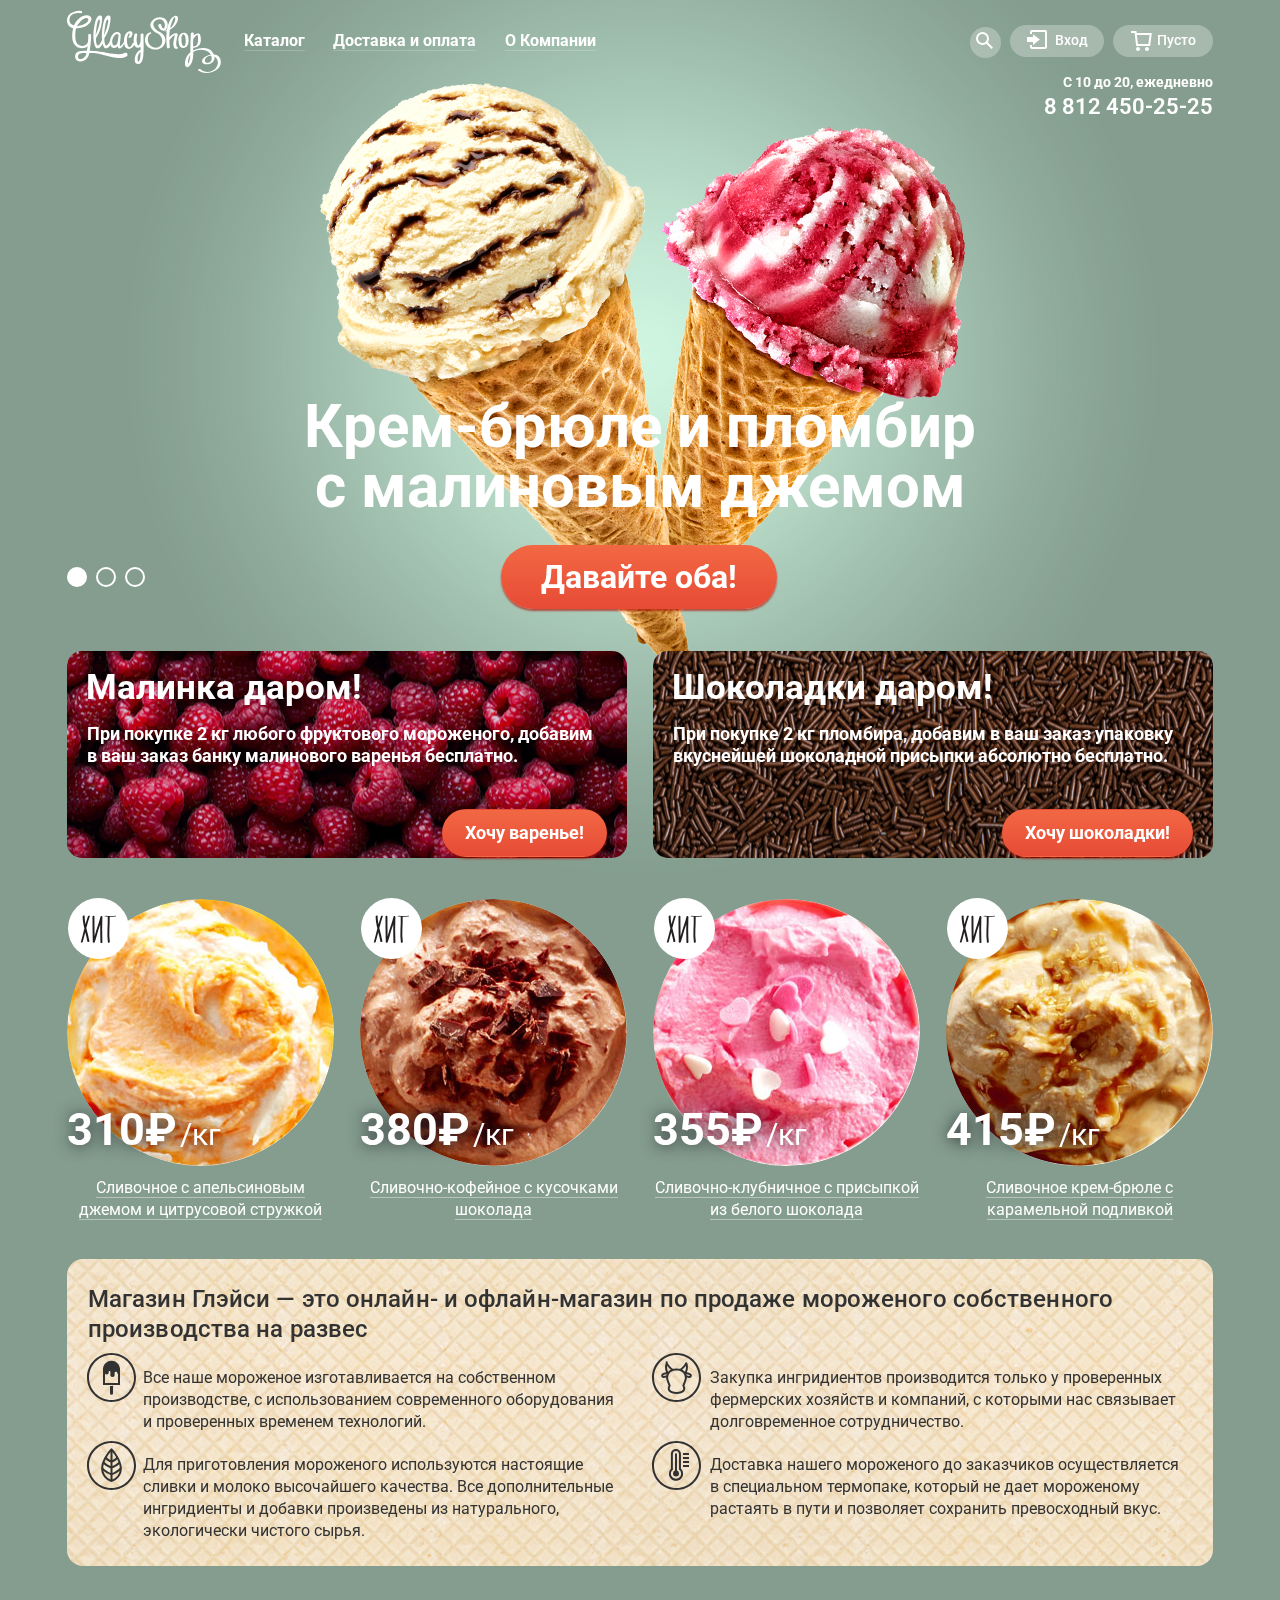
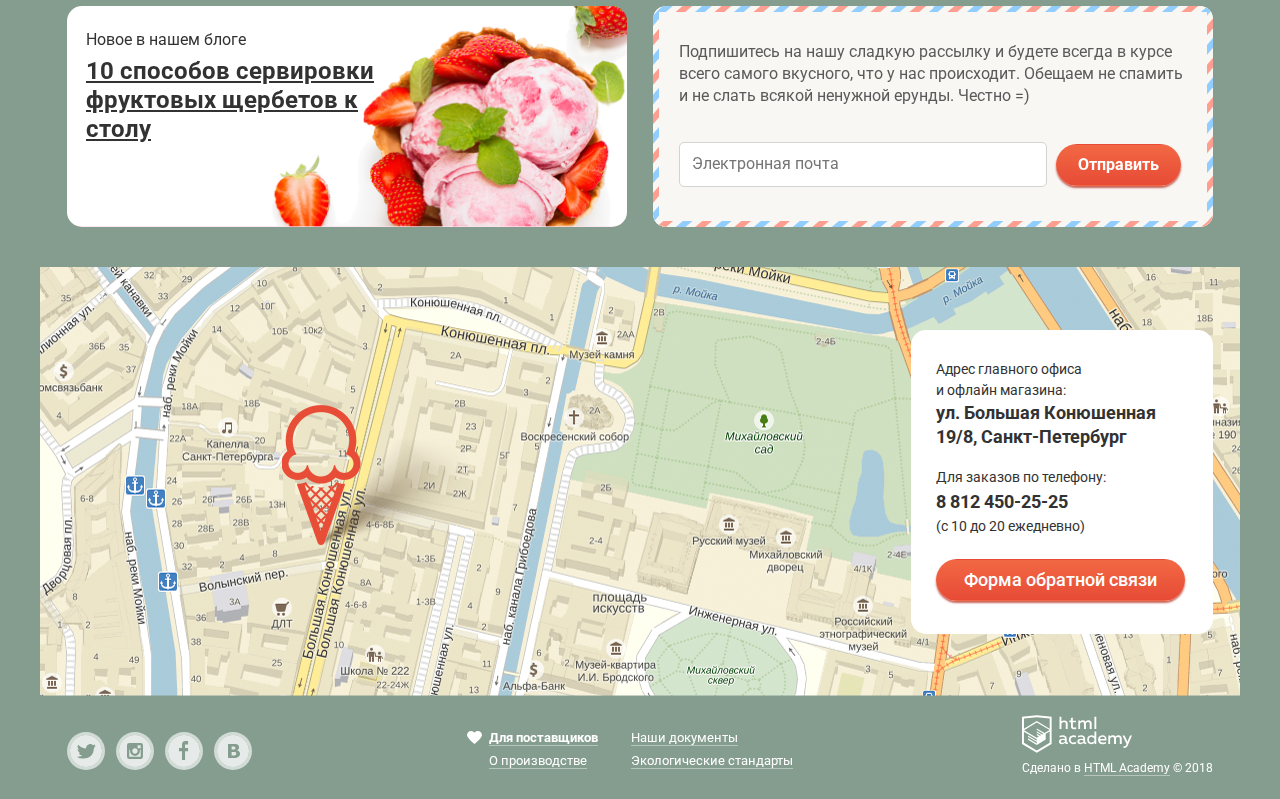
<file: index.html>
<!DOCTYPE html>
<html lang="ru">
<head>
	<meta charset="utf-8">
	<title>HTML Academy: Глейси</title>
	<link href="https://fonts.googleapis.com/css?family=Roboto:300,400,500,700,900&amp;subset=cyrillic" rel="stylesheet">
	<link href="css/style.min.css" rel="stylesheet">
</head>
<body>
	<header class="head wrapper">
		<nav class="h-navigation">
			<img src="img/svg/logo.svg" width="154" height="64" alt="логотип">
			<ul class="h-navigation-items list-style">
				<li class="top-menu-item">
					<a href="#" class="first-menu">Каталог</a>
					<ul class="sub-menu">
						<li tabindex="0">
							<a class="sub-menu-points new-items" href="#">Новинки</a>
						</li>
						<li tabindex="0">
							<a href="inner.html" class="sub-menu-points">Сливочное</a>
						</li>
						<li tabindex="0">
							<a href="#" class="sub-menu-points">Щербеты</a>
						</li>
						<li tabindex="0">
							<a href="#" class="sub-menu-points">Фруктовый лед</a>
						</li>
						<li tabindex="0">
							<a href="#" class="sub-menu-points">Мелорин</a>
						</li>
					</ul>
				</li>
				<li class="top-menu-item">
					<a href="#">Доставка и оплата</a>
				</li>
				<li class="top-menu-item">
					<a href="#">О Компании</a>
				</li>
			</ul>
		</nav>
		<div class="column-right">
			<ul class="user-block list-style">
				<li class="user-point search-button" tabindex="0">
					<span class="search-button-content">Поиск по сайту</span>
					<div class="search-wrapper">
						<form class="search" action="сatalog.html" method="post">
							<input type="text" name="search" class="search-input" placeholder="Что ищем?">
						</form>
					</div>
				</li>
				<li class="user-point entrance">
					<span class="entrance-content" tabindex="0">Вход</span>
					<div class="entrance-wrapper">
						<form class="authorization" action="сatalog.html" method="post">
							<input type="email" name="email" class="email-form" placeholder="Электронная почта" tabindex="0"><br>
							<input type="password" name="password" class="password" placeholder="Пароль" tabindex="0">
							<div class="entrance-form">
								<button class="btn" type="submit" value="Войти" tabindex="0">Войти</button>
								<div class="helper">
									<a href="#" class="forgotten" tabindex="0">Забыли пароль?</a>
									<a href="#" class="registration" tabindex="0">Новая регистрация</a>
								</div>
							</div>
						</form>
					</div>
				</li>
				<li class="basket" tabindex="0">
					<span class="basket-main">Пусто</span>
				</li>
			</ul>
			<div class="working-info">
				<p class="working-info-time">
					С 10 до 20, ежедневно
				</p>
				<a href="tel:+78124502525">
					8 812 450-25-25
				</a>
			</div>
		</div>
	</header>
	<main class="wrapper">
		<section class="sliders">
			<!-- Инпуты, которые скроем -->
			<input class="slider-control  slider-control-1" id="control-1" type="radio" name="slider" value="red" checked>
			<input class="slider-control  slider-control-2" id="control-2" type="radio" name="slider" value="blue">
			<input class="slider-control  slider-control-3" id="control-3" type="radio" name="slider" value="green">
			<!-- фон, который на том же уровне, как и скрытые инпуты -->
			<div class="slide-background slide-background-1"></div>
			<div class="slide-background slide-background-2"></div>
			<div class="slide-background slide-background-3"></div>
			<!-- блок с переключением слайдов, который на том же уровне, как и скрытые инпуты -->
			<div class="slider-controls">
				<label class="slider-label" for="control-1" tabindex="0">Слайд 1</label>
				<label class="slider-label" for="control-2" tabindex="0">Слайд 2</label>
				<label class="slider-label" for="control-3" tabindex="0">Слайд 3</label>
			</div>
			<div class="slides">
				<div class="slide  slide-1">
					<img class="slide-img" width="1045" height="881" src="img/slide1.png" alt="слайд1">
					<p class="slide-title">Крем-брюле и пломбир с малиновым джемом</p>
					<a class="slide-btn" href="#">Давайте оба!</a>
				</div>
				<div class="slide  slide-2">
					<img class="slide-img" width="1065" height="859" src="img/slide2.png" alt="слайд2">				
					<p class="slide-title">Шоколадный пломбир и лимонный сорбет</p>
					<a class="slide-btn" href="#">Давайте оба!</a>
				</div>
				<div class="slide slide-3">
					<img class="slide-img" width="1079" height="854" src="img/slide3.png" alt="слайд3">
					<p class="slide-title">Пломбир с помадкой и клубничный щербет</p>
					<a class="slide-btn" href="#">Давайте оба!</a>
				</div>
			</div>
		</section>
		<section class="shares">
			<h2 class="visually-hidden">Наши акции</h2>
			<div class="promo berry-promo">
				<p class="caption">
					Малинка даром!
				</p>
				<p class="promo-text">
					При покупке 2 кг любого фруктового мороженого, добавим в ваш заказ банку малинового варенья бесплатно.
				</p>
				<a class="btn" href="#">Хочу варенье!</a>
			</div>
			<div class="promo choco-promo">
				<p class="caption">
					Шоколадки даром!
				</p>
				<p class="promo-text">
					При покупке 2 кг пломбира, добавим в ваш заказ упаковку вкуснейшей шоколадной присыпки абсолютно бесплатно.
				</p>
				<a class="btn" href="#">Хочу шоколадки!</a>
			</div>
		</section>
		<section class="items items-main">
			<article class="сatalog-item hit">
				<div class="item-image">
					<img src="img/ice1.jpg" width="267" height="267" class="item-image" alt="Сливочное с апельсиновым джемом и цитрусовой стружкой">
				</div>
				<p class="item-price">
					310₽
					<span class="weight">/кг</span>
				</p>
				<a href="#" class="ice-description">
					Сливочное с апельсиновым джемом и цитрусовой стружкой
				</a>
				<a href="#" class="view">
					Быстрый просмотр
				</a>
			</article>
			<article class="сatalog-item hit">
				<div class="item-image">
					<img src="img/ice2.jpg" width="267" height="267" class="item-image" alt="Сливочно-кофейное с кусочками шоколада">
				</div>
				<p class="item-price">
					380₽
					<span class="weight">/кг</span>
				</p>
				<a href="#" class="ice-description">
					Сливочно-кофейное с кусочками шоколада
				</a>
				<a href="#" class="view">
					Быстрый просмотр
				</a>
			</article>
			<article class="сatalog-item hit">
				<div class="item-image">
					<img src="img/ice3.jpg" width="267" height="267" class="item-image" alt="Сливочно-клубничное с присыпкой из белого шоколада">
				</div>
				<p class="item-price">
					355₽
					<span class="weight">/кг</span>
				</p>
				<a href="#" class="ice-description">
					Сливочно-клубничное с присыпкой из белого шоколада
				</a>
				<a href="#" class="view">
					Быстрый просмотр
				</a>
			</article>
			<article class="сatalog-item hit">
				<div class="item-image">
					<img src="img/ice4.jpg" width="267" height="267" class="item-image" alt="Сливочное крем-брюле с карамельной подливкой">
				</div>
				<p class="item-price">
					415₽
					<span class="weight">/кг</span>
				</p>
				<a href="#" class="ice-description">
					Сливочное крем-брюле с карамельной подливкой
				</a>
				<a href="#" class="view">
					Быстрый просмотр
				</a>
			</article>
		</section>
		<section class="advantages-list">
			<h2 class="visually-hidden">Наши преимущества</h2>
			<p class="ice-shop">
				Магазин Глэйси — это онлайн- и офлайн-магазин по продаже мороженого собственного производства на развес
			</p>
			<ul class="advantages-points list-style">
				<li class="first-column-advantages advantages advantage-1">
					Все наше мороженое изготавливается на собственном производстве, с использованием современного оборудования и проверенных временем технологий.
				</li>
				<li class="advantages advantage-2">
					Закупка ингридиентов производится только у проверенных фермерских хозяйств и компаний, с которыми нас связывает долговременное сотрудничество.
				</li>
				<li class="first-column-advantages advantages advantage-3">
					Для приготовления мороженого используются настоящие сливки и молоко высочайшего качества. Все дополнительные ингридиенты и добавки произведены из натурального, экологически чистого сырья.
				</li>
				<li class="advantages advantage-4">
					Доставка нашего мороженого до заказчиков осуществляется в специальном термопаке, который не дает мороженому растаять в пути и позволяет сохранить превосходный вкус.
				</li>
			</ul>
		</section>
		<div class="promotion">
			<section class="blog">
				<p class="blog-post">
					Новое в нашем блоге
				</p>
				<a class="blog-link" href="#">
					10  способов сервировки фруктовых щербетов к столу
				</a>
			</section>
			<section class="subscription">
				<p>
					Подпишитесь на нашу сладкую рассылку и будете всегда в курсе всего самого вкусного, что у нас происходит. Обещаем не спамить и не слать всякой ненужной ерунды. Честно =)
				</p>
				<form class="subscribe-form" action="index.html" method="post">
					<input type="email" name="subscribe-email" class="subscribe-email" placeholder="Электронная почта">
					<button class="btn btn-send" type="submit">Отправить</button>
				</form>
			</section>
		</div>
		<section class="contacts">
			<div class="contacts-map">
				<div class="contacts-info">
					<div class="map-adress">
						<p>Адрес главного офиса
							<br>и офлайн магазина:<br>
							<span class="location">
								ул. Большая Конюшенная 19/8, Санкт-Петербург
							</span>
						</p>
					</div>
					<div class="order-contacts">
						<p class="phone-adress">Для заказов по телефону:
							<a href="tel:+78124502525" class="telephone">8 812 450-25-25</a>
							(с 10 до 20 ежедневно)
						</p>
						<a class="btn btn-feedback" href="write-us.html">Форма обратной связи</a>
					</div>
				</div>
			</div>
		</section>
	</main>
	<footer class="footer wrapper">
		<ul class="social-list list-style">
			<li class="twitter">
				<a href="#" id="twitter"></a>
			</li>
			<li class="instagram">
				<a href="#" id="instagram"></a>
			</li>
			<li class="facebook">
				<a href="#" id="facebook"></a>
			</li>
			<li class="vkontakte">
				<a href="#" id="vkontakte"></a>
			</li>
		</ul>
		<ul class="corp-info-list list-style">
			<li class="сorp-list corp-info-provider">
				<a href="#">Для поставщиков</a>
			</li>
			<li class="сorp-list corp-info-production">
				<a href="#">Наши документы</a>
			</li>
			<li class="сorp-list corp-info-documents">
				<a href="#">О производстве</a>
			</li>
			<li class="сorp-list corp-info-ecostandarts">
				<a href="#">Экологические стандарты</a>
			</li>
		</ul>
		<div class="copyright-logo">
			<a href="https://htmlacademy.ru/intensive/htmlcss" class="logo">
				<img src="img/svg/logo-htmlacademy.svg" width="110" height="40" alt="логотип в футере">
			</a>
			<p class="copyright">
				Сделано в 
				<a href="httimgs://htmlacademy.ru/intensive/htmlcss">HTML Academy</a>
				© 2018
			</p>
		</div>
	</footer>
	<div class="overlay">
		<div class="modal-feedback">
			<h2 class="modal-feedback-title">
				Мы обязательно вам ответим!
			</h2>
			<form action="https://echo.htmlacademy.ru/" class="modal-feedback-form">
				<input type="text" name="name" id="input-name" class="feedback-input" placeholder="Как вас зовут?">
				<input type="email" name="email" id="input-email" class="feedback-input" placeholder="Ваша почта для ответа?">
				<textarea name="extra" id="feedback-textarea" cols="50" rows="7" class="feedback-textarea" placeholder="Напишите что-нибудь..."></textarea>
				<button class="btn btn-modal">Отправить</button>
			</form>
			<button class="feedback-close" type="button">Закрыть</button>
		</div>
	</div>
	<script src="js/script.min.js"></script>
</body>
</html>
</file>
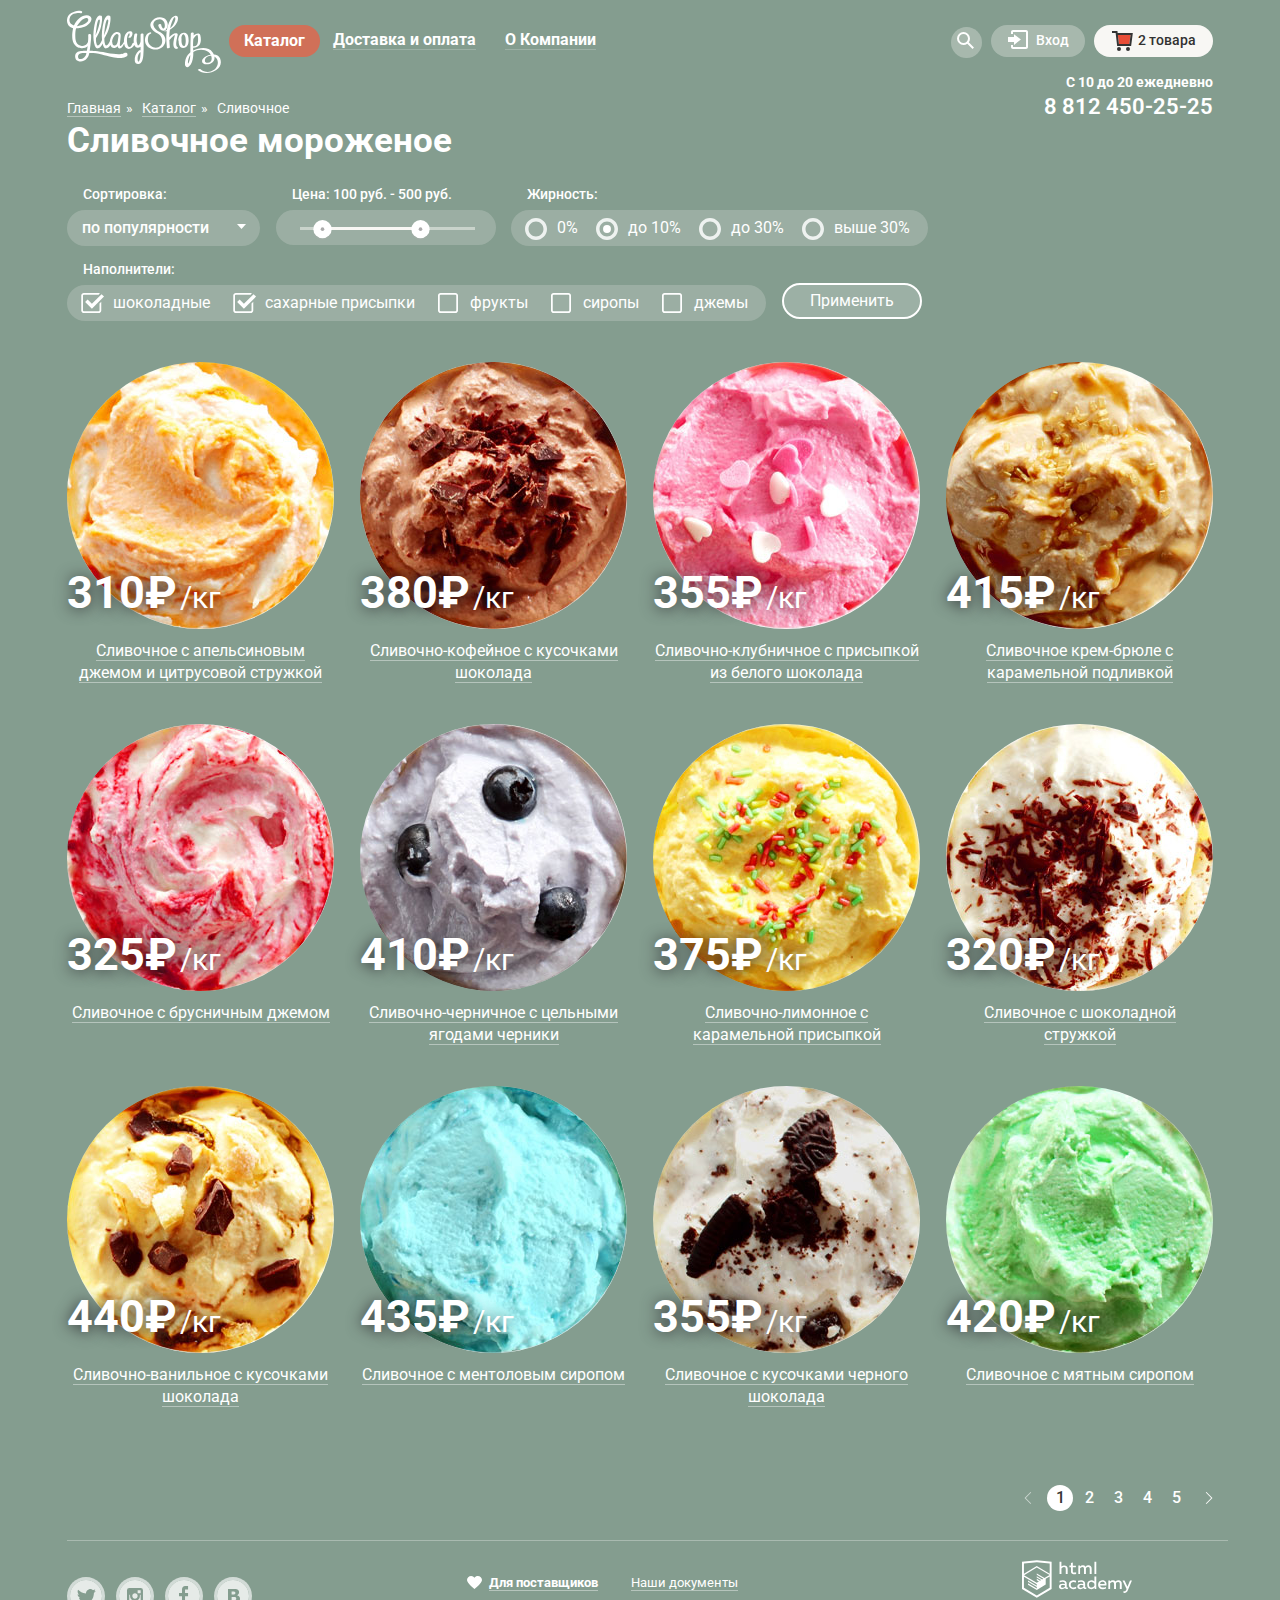
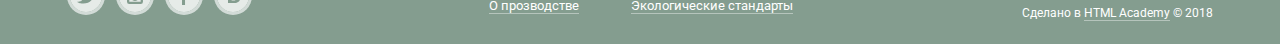
<file: inner.html>
<!DOCTYPE html>
<html lang="ru">
<head>
  <meta charset="utf-8">
  <title>HTML Academy: Глейси</title>
  <link href="https://fonts.googleapis.com/css?family=Roboto:300,400,500,700,900&amp;subset=cyrillic" rel="stylesheet">
  <link href="css/style.min.css" rel="stylesheet">
</head>
<body>
  <header class="head wrapper">
    <nav class="h-navigation">  
      <a href="index.html" class="logo-link">
        <img src="img/svg/logo.svg" width="154" height="64" alt="логотип">
      </a>
      <ul class="h-navigation-items inner-position list-style">
        <li class="top-menu-item">
          <a href="#" class="open-catalog">Каталог</a>
          <ul class="sub-menu">
            <li>
              <a class="sub-menu-points new-items" href="#">Новинки</a>
            </li>
            <li>
              <a href="inner.html" class="sub-menu-points open-page">Сливочное</a>
            </li>
            <li>
              <a href="#" class="sub-menu-points">Щербеты</a>
            </li>
            <li>
              <a href="#" class="sub-menu-points">Фруктовый лед</a>
            </li>
            <li>
              <a href="#" class="sub-menu-points">Мелорин</a>
            </li>
          </ul>
        </li>
        <li class="top-menu-item">
          <a href="#">Доставка и оплата</a>
        </li>
        <li class="top-menu-item">
          <a href="#">О Компании</a>
        </li>
      </ul>
    </nav>
    <div class="column-right">
      <ul class="user-block list-style">
        <li class="user-point search-button" tabindex="0">
          <span class="search-button-content">Поиск по сайту</span>
          <div class="search-wrapper">
            <form class="search" action="catalog.html" method="post">
              <input type="text" name="search" class="search-input" placeholder="Что ищем?">
            </form>
          </div>
        </li>
        <li class="user-point entrance">
          <span class="entrance-content" tabindex="0">Вход</span>
          <div class="entrance-wrapper">
            <form class="authorization" action="catalog.html" method="post">
              <input type="email" name="email" class="email-form" placeholder="Электронная почта" tabindex="0"><br>
              <input type="password" name="password" class="password" placeholder="Пароль" tabindex="0">
              <div class="entrance-form">
                <button class="btn" type="submit" value="Войти" tabindex="0">Войти</button>
                <div class="helper">
                  <a href="#" class="forgotten" tabindex="0">Забыли пароль?</a>
                  <a href="#" class="registration" tabindex="0">Новая регистрация</a>
                </div>
              </div>
            </form>
          </div>
        </li>
        <li class="basket-content">
          <span  class="products-open">2 товара</span>
          <div class="basket-wrapper">
            <div class="basket-list">
              <table class="basket-table">
                <tr class="buskets">
                  <td class="busket-cream-button">
                    <button class="cream-delete">х</button>
                  </td>
                  <td class="busket-cream-picture">
                    <img src="img/busket-ice1.png" width="33"  height="33" alt="1-й товар в корзине">
                  </td>
                  <td class="busket-cream">
                    Пломбир с апельсиновым джемом
                  </td>
                  <td class="busket-cream-wt">
                    1,5 кг х <span>200 руб.</span>
                  </td>
                  <td class="busket-cream-price">
                    300 руб.
                  </td>
                </tr>
                <tr class="buskets">
                  <td class="busket-cream-button">
                    <button class="cream-delete">х</button>
                  </td>
                  <td class="busket-cream-picture">
                    <img src="img/busket-ice2.png" width="33"  height="33" alt="2-й товар в корзине">
                  </td>
                  <td class="busket-cream">
                    Клубничный пломбир с присыпкой из белого шоколада
                  </td>
                  <td class="busket-cream-wt">
                    1,5 кг х <span>300 руб.</span>
                  </td>
                  <td class="busket-cream-price">
                    450 руб.
                  </td>
                </tr>
              </table>
              <div class="table-order">
                <div class="total-price">Итого: 750 руб.</div>
                <a href="#" class="table btn">Оформить заказ</a>
              </div>
            </div>
          </div>
        </li>
      </ul>
      <div class="working-info">
        <p class="working-info-time">
          С 10 до 20 ежедневно
        </p>
        <a href="tel.+78124502525">
          8 812 450-25-25
        </a>
      </div>
    </div>
  </header>
  <main class="wrapper">
    <div class="catalog-adress">
      <nav class="breadcrumbs">
        <ul class="list-style">
          <li class="main-road">
            <a href="index.html">Главная</a>
          </li>
          <li class="catalog-road">
            <a href="#">Каталог</a>
          </li>   
          <li class="real-road">Сливочное</li>
        </ul>
      </nav>
      <h1>
        Сливочное мороженое
      </h1>
    </div>
    <div class="row-inline">
      <div class="filters">
        <form action="https://echo.htmlacademy.ru" method="post" class="filters-form">
          <div class="filter-fieldset">
            <label for="filter-sorting" class="filter-title">Сортировка:</label>
            <div class="filter-sorting-wrap">
              <select name="sorting" class="filter-sorting" id="filter-sorting">
                <option value="popular">по популярности</option>
                <option value="cheap">сначала недорогие</option>
                <option value="expensive">сначала дорогие</option>
                <option value="fat">по жирности</option>
              </select>
            </div>
          </div>
          <div class="filter-fieldset filter-fieldset-price">
            <div class="filter-title">Цена: 100 руб. - 500 руб.</div>
            <div class="filter-range">
              <div class="filter-scale">
                <div class="filter-bar"></div>
                <div class="filter-toggle toggle-min"></div>
                <div class="filter-toggle toggle-max"></div>
              </div>
            </div>
          </div>
          <div class="filter-fieldset filter-fat">
            <div class="filter-title">Жирность:</div>
            <div class="filter-variants-wrap">
              <input type="radio" name="filter-fat" id="filter-fat-0" class="filter-fat">
              <label for="filter-fat-0" class="filter-fat-label">0%</label>
              <input type="radio" name="filter-fat" id="filter-fat-less10" class="filter-fat" checked="">
              <label for="filter-fat-less10" class="filter-fat-label">до 10%</label>
              <input type="radio" name="filter-fat" id="filter-fat-less30" class="filter-fat">
              <label for="filter-fat-less30" class="filter-fat-label">до 30%</label>
              <input type="radio" name="filter-fat" id="filter-fat-more30" class="filter-fat">
              <label for="filter-fat-more30" class="filter-fat-label">выше 30%</label>
            </div>
          </div>
          <div class="filter-fieldset">
            <div class="filter-title">Наполнители:</div>
            <div class="filter-variants-wrap filter-variants-wrap-filling">
              <input type="checkbox" class="filter-filling" id="filling-chocolate" checked="">
              <label for="filling-chocolate" class="filter-filling-label">шоколадные</label>
              <input type="checkbox" class="filter-filling" id="filling-shugar" checked="">
              <label for="filling-shugar" class="filter-filling-label">сахарные присыпки</label>
              <input type="checkbox" class="filter-filling" id="filling-fruit">
              <label for="filling-fruit" class="filter-filling-label">фрукты</label>
              <input type="checkbox" class="filter-filling" id="filling-syrup">
              <label for="filling-syrup" class="filter-filling-label">сиропы</label>
              <input type="checkbox" class="filter-filling" id="filling-jam">
              <label for="filling-jam" class="filter-filling-label">джемы</label>
            </div>
          </div>
          <button class="filter_button">Применить</button>
        </form>
      </div>
    </div>
    <section class="items">
      <article class="сatalog-item">
        <div class="item-image">
          <img src="img/ice1.jpg" width="267" height="267" alt="Сливочное с апельсиновым джемом и цитрусовой стружкой">
        </div>
        <p class="item-price">
          310₽
          <span class="weight">/кг</span>
        </p>
        <a href="#" class="ice-description">
          Сливочное с апельсиновым джемом и цитрусовой стружкой
        </a>
        <a href="#" class="view">
          Быстрый просмотр
        </a>
      </article>
      <article class="сatalog-item">
        <div class="item-image">
          <img src="img/ice2.jpg" width="267" height="267" alt="Сливочно-кофейное с кусочками шоколада">
        </div>
        <p class="item-price">
          380₽
          <span class="weight">/кг</span>
        </p>
        <a href="#" class="ice-description">
          Сливочно-кофейное с кусочками шоколада
        </a>
        <a href="#" class="view">
          Быстрый просмотр
        </a>
      </article>
      <article class="сatalog-item">
        <div class="item-image">
          <img src="img/ice3.jpg" width="267" height="267" alt="Сливочно-клубничное с присыпкой из белого шоколада">
        </div>
        <p class="item-price">
          355₽
          <span class="weight">/кг</span>
        </p>
        <a href="#" class="ice-description">
          Сливочно-клубничное с присыпкой из белого шоколада
        </a>
        <a href="#" class="view">
          Быстрый просмотр
        </a>
      </article>
      <article class="сatalog-item">
        <div class="item-image">
          <img src="img/ice4.jpg" width="267" height="267" alt="Сливочное крем-брюле с карамельной подливкой">
        </div>
        <p class="item-price">
          415₽
          <span class="weight">/кг</span>
        </p>
        <a href="#" class="ice-description">
          Сливочное крем-брюле с карамельной подливкой
        </a>
        <a href="#" class="view">
          Быстрый просмотр
        </a>
      </article>
      <article class="сatalog-item">
        <div class="item-image">
          <img src="img/ice5.jpg" width="267" height="267" alt="Сливочное с брусничным джемом">
        </div>
        <p class="item-price">
          325₽
          <span class="weight">/кг</span>
        </p>
        <a href="#" class="ice-description">
          Сливочное с брусничным джемом
        </a>
        <a href="#" class="view">
          Быстрый просмотр
        </a>
      </article>
      <article class="сatalog-item">
        <div class="item-image">
          <img src="img/ice6.jpg" width="267" height="267" alt="Сливочно-черничное с цельными ягодами черники">
        </div>
        <p class="item-price">
          410₽
          <span class="weight">/кг</span>
        </p>
        <a href="#" class="ice-description">
          Сливочно-черничное с цельными ягодами черники
        </a>
        <a href="#" class="view">
          Быстрый просмотр
        </a>
      </article>
      <article class="сatalog-item">
        <div class="item-image">
          <img src="img/ice7.jpg" width="267" height="267" alt="Сливочно-лимонное с карамельной присыпкой">
        </div>
        <p class="item-price">
          375₽
          <span class="weight">/кг</span>
        </p>
        <a href="#" class="ice-description">
          Сливочно-лимонное с карамельной присыпкой
        </a>
        <a href="#" class="view">
          Быстрый просмотр
        </a>
      </article>
      <article class="сatalog-item">
        <div class="item-image">
          <img src="img/ice8.jpg" width="267" height="267" alt="Сливочное с шоколадной стружкой">
        </div>
        <p class="item-price">
          320₽
          <span class="weight">/кг</span>
        </p>
        <a href="#" class="ice-description">
          Сливочное с шоколадной стружкой
        </a>
        <a href="#" class="view">
          Быстрый просмотр
        </a>
      </article>
      <article class="сatalog-item">
        <div class="item-image">
          <img src="img/ice9.jpg" width="267" height="267" alt="Сливочно-ванильное с кусочками шоколада">
        </div>
        <p class="item-price">
          440₽
          <span class="weight">/кг</span>
        </p>
        <a href="#" class="ice-description">
          Сливочно-ванильное с кусочками шоколада
        </a>
        <a href="#" class="view">
          Быстрый просмотр
        </a>
      </article>
      <article class="сatalog-item">
        <div class="item-image">
          <img src="img/ice10.jpg" width="267" height="267" alt="Сливочное с ментоловым сиропом">
        </div>
        <p class="item-price">
          435₽
          <span class="weight">/кг</span>
        </p>
        <a href="#" class="ice-description">
          Сливочное с ментоловым сиропом
        </a>
        <a href="#" class="view">
          Быстрый просмотр
        </a>
      </article>
      <article class="сatalog-item">
        <div class="item-image">
          <img src="img/ice11.jpg" width="267" height="267" alt="Сливочное с кусочками черного шоколада">
        </div>
        <p class="item-price">
          355₽
          <span class="weight">/кг</span>
        </p>
        <a href="#" class="ice-description">
          Сливочное с кусочками черного шоколада
        </a>
        <a href="#" class="view">
          Быстрый просмотр
        </a>
      </article>
      <article class="сatalog-item">
        <div class="item-image">
          <img src="img/ice12.jpg" width="267" height="267" alt="Сливочное с мятным сиропом">
        </div>
        <p class="item-price">
          420₽
          <span class="weight">/кг</span>
        </p>
        <a href="#" class="ice-description">
          Сливочное с мятным сиропом
        </a>
        <a href="#" class="view">
          Быстрый просмотр
        </a>
      </article>
    </section>
    <div class="pagination">
      <ul class="pages list-style">
        <li>
          <a href="#" class="paginator-arrow inactive-arrow forward"></a>
        </li>
        <li>
          <a href="#" class="page-link link-active">1</a>
        </li>
        <li>
          <a href="#" class="page-link">2</a>
        </li>
        <li>
          <a href="#" class="page-link">3</a>
        </li>
        <li>
          <a href="#" class="page-link">4</a>
        </li>
        <li>
          <a href="#" class="page-link">5</a>
        </li>
        <li>
          <a href="#" class="paginator-arrow backward"></a>
        </li>
      </ul>
    </div>
  </main>
  <footer class="footer wrapper">
    <ul class="social-list list-style">
      <li class="twitter">
        <a href="#" id="twitter"></a>
      </li>
      <li class="instagram">
        <a href="#" id="instagram"></a>
      </li>
      <li class="facebook">
        <a href="#" id="facebook"></a>
      </li>
      <li class="vkontakte">
        <a href="#" id="vkontakte"></a>
      </li>
    </ul>
    <ul class="corp-info-list list-style">
      <li class="сorp-list corp-info-provider">
        <a href="#">Для поставщиков</a>
      </li>
      <li class="сorp-list corp-info-production">
        <a href="#">Наши документы</a>
      </li>
      <li class="сorp-list corp-info-documents">
        <a href="#">О прозводстве</a>
      </li>
      <li class="сorp-list corp-info-ecostandarts">
        <a href="#">Экологические стандарты</a>
      </li>
    </ul>
    <div class="copyright-logo">
      <a href="https://htmlacademy.ru/intensive/htmlcss" class="logo">
        <img src="img/svg/logo-htmlacademy.svg" width="110" height="40" alt="логотип в футере">
      </a>
      <p class="copyright">
        Сделано в 
        <a href="https://htmlacademy.ru/intensive/htmlcss">HTML Academy</a>
        © 2018
      </p>
    </div>
  </footer>
</body>
</html>
</file>
<file: css/style.min.css>
/*! normalize.css v8.0.0 | MIT License | github.com/necolas/normalize.css */
@-webkit-keyframes bounce{0%{-webkit-transform:translateY(-2000px);transform:translateY(-2000px)}to{-webkit-transform:translateY(0);transform:translateY(0)}}@keyframes bounce{0%{-webkit-transform:translateY(-2000px);transform:translateY(-2000px)}to{-webkit-transform:translateY(0);transform:translateY(0)}}html{line-height:1.15;-webkit-text-size-adjust:100%}body,hr{-webkit-box-sizing:content-box;box-sizing:content-box}body{font-family:"Roboto",Arial,sans-serif;font-size:16px;font-weight:400;line-height:22px;color:#fff;background-color:#849d8f;width:1146px;margin:0 auto;padding-left:27px;padding-right:27px}h1{font-size:2em;margin:.67em 0}hr{height:0;overflow:visible}code,kbd,pre,samp{font-family:monospace,monospace;font-size:1em}a{background-color:transparent;text-decoration:none}abbr[title]{border-bottom:none;-webkit-text-decoration:underline dotted;text-decoration:underline dotted}b,strong{font-weight:bolder}small{font-size:80%}sub,sup{font-size:75%;line-height:0;position:relative;vertical-align:baseline}sub{bottom:-.25em}sup{top:-.5em}img{border-style:none}button,input,optgroup,select,textarea{font-family:inherit;font-size:100%;line-height:1.15;margin:0}button,input{overflow:visible}button,select{text-transform:none}[type=button],[type=reset],[type=submit],button{-webkit-appearance:button}[type=button]::-moz-focus-inner,[type=reset]::-moz-focus-inner,[type=submit]::-moz-focus-inner,button::-moz-focus-inner{border-style:none;padding:0}[type=button]:-moz-focusring,[type=reset]:-moz-focusring,[type=submit]:-moz-focusring,button:-moz-focusring{outline:1px dotted ButtonText}fieldset{padding:.35em .75em .625em}legend{color:inherit;display:table;max-width:100%;white-space:normal}progress{vertical-align:baseline}textarea{overflow:auto}[type=checkbox],[type=radio],legend{-webkit-box-sizing:border-box;box-sizing:border-box;padding:0}[type=number]::-webkit-inner-spin-button,[type=number]::-webkit-outer-spin-button{height:auto}[type=search]{-webkit-appearance:textfield;outline-offset:-2px}[type=search]::-webkit-search-decoration{-webkit-appearance:none}::-webkit-file-upload-button{-webkit-appearance:button;font:inherit}details{display:block}summary{display:list-item}.filters-form input[type=checkbox],.filters-form input[type=radio],[hidden],template{display:none}.list-style{margin:0;padding:0;list-style:none}.visually-hidden{position:absolute;width:1px;height:1px;margin:-1px;border:0;padding:0;clip:rect(0 0 0 0);overflow:hidden}.head{-webkit-box-align:start;-ms-flex-align:start;align-items:flex-start;-webkit-box-pack:justify;-ms-flex-pack:justify;justify-content:space-between;margin-top:10px}.h-navigation,.h-navigation-items,.head{display:-webkit-box;display:-ms-flexbox;display:flex}.h-navigation{-webkit-box-pack:justify;-ms-flex-pack:justify;justify-content:space-between;vertical-align:center;-webkit-box-align:center;-ms-flex-align:center;align-items:center}.h-navigation-items{line-height:30px;-webkit-box-align:end;-ms-flex-align:end;align-items:flex-end;margin-left:8px}.inner-position{margin-top:-8px}.h-navigation-items>li{position:relative;z-index:20;display:inline-block;vertical-align:middle;padding-bottom:2px;margin-right:-2px}.h-navigation-items a{display:block;font-weight:700;font-size:16px;line-height:18px;color:#fff;padding:7px 15px}.open-catalog,.top-menu-item .open-catalog:active,.top-menu-item .open-catalog:hover{background-color:#d07058;border-radius:18px;color:#fff;font-weight:700}.top-menu-item:nth-child(2){margin-right:-1px}.top-menu-item>a:active{background-color:#ededed;-webkit-box-shadow:inset 0 2px 1px #696969;box-shadow:inset 0 2px 1px #696969}.top-menu-item>a.active{border-radius:15px}.top-menu-item:hover>a.active,.top-menu-item>a.active{color:#fff;background-color:#d07058}.top-menu-item:hover>a{color:#323232;border-radius:15px;font-weight:700}.h-navigation-items .sub-menu{position:absolute;top:37px;display:none;-webkit-box-sizing:border-box;box-sizing:border-box;width:143px;margin-left:-7px;padding:0;overflow:hidden;list-style:none;background-color:#f8f7f4;border-radius:5px;-webkit-box-shadow:0 20px 20px rgba(0,0,0,.4);box-shadow:0 20px 20px rgba(0,0,0,.4)}.top-menu-item>a:not(.open-catalog)::after{content:"";display:block;height:1px;background-color:rgba(255,255,255,.2)}.top-menu-item:hover>a,.top-menu-item>a:hover::after{background:#f7f6f3}.top-menu-item:hover .sub-menu{display:block}.first-menu:focus+.sub-menu{display:block}.sub-menu .sub-menu-points{padding:8px 5px 8px 22px;font-weight:400;font-size:14px;line-height:16px;color:#323232;white-space:normal}.sub-menu .new-items{position:relative;padding-top:11px;padding-bottom:13px;font-weight:700}.sub-menu .new-items::after{content:"";position:absolute;right:9px;bottom:0;left:6px;height:1px;background-color:rgba(53,53,53,.2)}.sub-menu .sub-menu-points:hover{background-color:#fbded8;border-radius:0}.sub-menu .sub-menu-points:active{background-color:#f6b5a5}.sub-menu .open-page,.sub-menu .open-page:active,.sub-menu .open-page:hover{background-color:#d07058;color:#fff}.column-right,.user-block{display:-webkit-box;display:-ms-flexbox;display:flex;-webkit-box-direction:normal;-webkit-box-align:end;-ms-flex-align:end;align-items:flex-end;-webkit-box-pack:center;-ms-flex-pack:center;justify-content:center}.column-right{margin-right:0;margin-top:15px;margin-bottom:-54px;-webkit-box-orient:vertical;-ms-flex-direction:column;flex-direction:column}.user-block{-webkit-box-orient:horizontal;-ms-flex-direction:row;flex-direction:row;font-size:14px;font-weight:500}.user-point{margin-right:9px}.search-button-content,.search-button-content::before{display:inline-block;vertical-align:middle;border-radius:50%}.search-button-content{font-size:0;width:17px;height:17px;padding:7px;background-color:rgba(248,247,244,.3);position:relative}.search-button-content::before{content:url(../img/svg/loupe.svg);line-height:0;position:absolute;top:5px;left:6px}.search-button-content:hover{background-color:#f8f7f4}.search-button-content:hover::before{content:url(../img/svg/loupe-hover.svg)}.search-wrapper{padding-top:4px}.search{display:none;background-color:#f8f7f4;-webkit-box-sizing:border-box;box-sizing:border-box;padding:20px 15px;border-radius:10px;-webkit-box-shadow:2px 10px 30px rgba(50,50,50,.5);box-shadow:2px 10px 30px rgba(50,50,50,.5)}.search-button{position:relative}.search-button:hover .search{display:block;position:absolute;right:0;z-index:10000}.search-button:focus .search{display:block;position:absolute;right:0;z-index:10000}.search-input{padding:15px 10px;font-size:14px;color:#999;border-radius:10px;border:1px solid #d3d3d2;width:310px}.search-input:hover{border:2px solid #d3d3d2;padding:14px 9px}.search-input:focus{border:2px solid #8fbdec;padding:14px 9px;color:#323232;font-weight:700}.entrance{position:relative}.entrance-content{position:relative;display:inline-block;vertical-align:middle;background-color:rgba(248,247,244,.3);color:#fff;font-weight:500;padding:4px 16px 6px 45px;border-radius:20px}.entrance-content::before{content:url(../img/svg/entrance-white.svg);position:absolute;top:5px;left:17px}.entrance-wrapper{padding-top:5px}.entrance-content:hover{background-color:#f8f7f4;color:#323232}.entrance-content:hover::before{content:url(../img/svg/entrance.svg)}.authorization{display:none;background-color:#f8f7f4;-webkit-box-sizing:content-box;box-sizing:content-box;padding:20px;border-radius:10px;-webkit-box-shadow:2px 10px 30px rgba(50,50,50,.5);box-shadow:2px 10px 30px rgba(50,50,50,.5)}.entrance:hover .authorization{display:block;position:absolute;right:0;z-index:100000}.entrance:focus .authorization{display:block;position:absolute;right:0;z-index:100000}.authorization .email-form,.authorization .password{margin-bottom:20px;padding:15px;font-size:14px;color:#999;border-radius:10px;border:1px solid #d3d3d2;width:220px}.authorization .email-form:hover{border:2px solid #d3d3d2;padding:14px}.authorization .email-form:focus{border:2px solid #8fbdec;padding:14px;color:#323232;font-weight:700}.authorization .password:hover{border:2px solid #d3d3d2;padding:14px}.authorization .password:focus{border:2px solid #8fbdec;padding:14px;color:#323232;font-weight:700}.forgotten,.registration{font-size:12px;line-height:12px;font-weight:400;color:#323232;-webkit-text-decoration:underline solid #323232;text-decoration:underline solid #323232;position:relative;top:0;left:0}.authorization .btn{width:100px}.entrance-form,.helper{display:-webkit-box;display:-ms-flexbox;display:flex}.entrance-form{-ms-flex-line-pack:justify;align-content:space-between}.helper{-webkit-box-orient:vertical;-webkit-box-direction:normal;-ms-flex-direction:column;flex-direction:column;-ms-flex-pack:distribute;justify-content:space-around;margin-left:20px}.basket{margin-bottom:5px;font-weight:500}.basket-content{position:relative}.basket-main,.products-open{padding:4px 17px 6px 44px;border-radius:20px;position:relative;display:inline-block;vertical-align:middle}.basket-main::before,.products-open::before{content:url(../img/svg/basket-red.svg);position:absolute;top:6px;left:18px}.basket-main:hover,.products-open,.products-open:hover{background-color:#f8f7f4;color:#323232}.basket-main:hover::before,.products-open:hover::before{content:url(../img/svg/basket-red.svg)}.basket-main{background-color:rgba(248,247,244,.3);color:#fff}.basket-main::before{content:url(../img/svg/basket.svg)}.basket-wrapper{padding-top:5px}.basket-list{display:none;-webkit-box-sizing:content-box;box-sizing:content-box;width:540px;font-weight:400;color:#323232;text-align:left}.busket-cream-wt{width:110px}.busket-cream-wt span{color:#999;font-weight:400}.busket-cream-price{width:50px}.basket-content:hover .basket-list{display:block;-webkit-box-sizing:content-box;box-sizing:content-box;position:absolute;right:0;z-index:20;background-color:#f8f7f4;padding:16px 16px 19px;border-radius:10px;-webkit-box-shadow:0 20px 20px rgba(0,0,0,.4);box-shadow:0 20px 20px rgba(0,0,0,.4)}.basket-content:focus .basket-list{display:block}.total-price{width:100%;padding-top:15px;padding-bottom:15px;font-weight:700;font-size:15px;line-height:18px;text-align:right}.cream-delete{background-image:url(../img/svg/cross-small.svg);display:inline-block;vertical-align:middle;position:relative;left:-7px;background-repeat:no-repeat;background-position:center;background-color:transparent;border:0;color:transparent;cursor:pointer}.busket-cream,.busket-cream-picture{padding-right:10px}.table-order{display:-webkit-box;display:-ms-flexbox;display:flex;-webkit-box-orient:vertical;-webkit-box-direction:normal;-ms-flex-direction:column;flex-direction:column;-webkit-box-pack:justify;-ms-flex-pack:justify;justify-content:space-between;-webkit-box-align:end;-ms-flex-align:end;align-items:flex-end}.table .btn{display:inline-block;padding:10px 22px;font-weight:700;font-size:18px;line-height:24px;vertical-align:top;color:#fff;white-space:nowrap;background-image:-webkit-linear-gradient(bottom,#ca3824 0%,#f26843 100%);background-image:-webkit-gradient(linear,left bottom,left top,from(#ca3824),to(#f26843));background-image:-o-linear-gradient(bottom,#ca3824 0%,#f26843 100%);background-image:linear-gradient(to top,#ca3824 0%,#f26843 100%);border-radius:25px;-webkit-box-shadow:0 2px 2px rgba(85,8,0,.54);box-shadow:0 2px 2px rgba(85,8,0,.54);cursor:pointer}.basket-table{font-size:13px;border-spacing:3px}.basket-table::after{content:"";position:absolute;top:115px;right:15px;left:15px;height:1px;background-color:rgba(53,53,53,.2)}.working-info{font-weight:700;text-align:right;z-index:1;font-size:14px;padding-top:5px}.working-info-time{font-size:14px;line-height:16px;margin-top:7px;margin-bottom:5px}.working-info a{color:#fff;font-weight:600;font-size:22px;line-height:24px}.working-info a:active{color:#fff}.breadcrumbs{margin-top:17px}.breadcrumbs li{display:inline;font-size:14px;line-height:16px;margin-right:5px}.breadcrumbs a{color:#fff;border-bottom:1px solid rgba(255,255,255,.4)}.breadcrumbs a:hover{color:#ffbc9e;border-bottom:1px solid rgba(241,184,156,.6)}.catalog-road::after,.main-road::after{content:"»";text-decoration:none;margin-left:2px}.catalog-adress>h1{font-size:35px;margin:11px 0 35px}.filters-form{display:-webkit-box;display:-ms-flexbox;display:flex;margin:0 auto 15px;-ms-flex-wrap:wrap;flex-wrap:wrap;-webkit-box-align:start;-ms-flex-align:start;align-items:flex-start}.filter-fieldset{margin-right:16px;margin-bottom:16px}.filter-title{display:block;margin-bottom:7px;margin-left:16px;font-size:14px;font-weight:500;line-height:1.14}.filter-sorting-wrap{position:relative;overflow:hidden;border-radius:18px;background:rgba(248,247,244,.2);cursor:pointer}.filter-sorting{position:relative;z-index:2;padding:9px 32px 9px 15px;color:inherit;border:0;outline:0;background:0 0;font-size:16px;font-weight:500;line-height:1.13;-webkit-appearance:none}.filter-sorting:hover{color:#323232}.filter-sorting-wrap::after,.filter-sorting-wrap:hover::after{position:absolute;z-index:1;top:8px;right:13px;display:block;width:10px;height:20px;content:url(../img/svg/select-arrow.svg)}.filter-sorting-wrap:hover::after{top:3px;content:url(../img/svg/select-arrow-black.svg)}.filter-sorting option{color:#323232;background:#fff;font-size:14px;font-weight:400}.filter-fieldset-price{display:-webkit-box;display:-ms-flexbox;display:flex;width:210px;-ms-flex-wrap:wrap;flex-wrap:wrap;margin-right:13px}.filter-range{padding:17px 21px 15px 24px;border-radius:32px;background:rgba(248,247,244,.2)}.filter-scale{position:relative;width:145px;height:3px;padding-left:30px;background:rgba(248,247,244,.5)}.filter-bar{width:95px;height:3px;background:#f8f7f4}.filter-toggle{cursor:pointer}.toggle-max::after,.toggle-min::after{content:url(../img/svg/filter-button.svg);position:absolute;top:-7px}.toggle-min::after{left:12px}.toggle-max::after{right:44px}.filters-form input[type=checkbox]+label:last-child,.filters-form input[type=radio]+label:last-child{margin-right:5px}.filter-fat{margin-left:12px}.filter-variants-wrap{display:-webkit-box;display:-ms-flexbox;display:flex;padding:7px 13px 7px 17px;border-radius:18px;background:rgba(248,247,244,.2);-ms-flex-wrap:wrap;flex-wrap:wrap}.filter-fat-label{position:relative;padding-left:29px}.filters-form input[type=radio]+label{margin-right:21px}.filters-form input[type=radio]+label::before{content:url(../img/svg/radio-off.svg);position:absolute;top:1px;left:-3px;cursor:pointer}.filters-form input[type=radio]:checked+label::before{content:url(../img/svg/radio-on.svg)}.filters-form input[type=radio]+label:hover::before{margin-right:10px}.filters-form input[type=radio]:disabled+label::before{margin-right:12px;margin-left:1px;background-color:rgba(255,255,255,.4);-webkit-box-shadow:0 0 0 1px rgba(255,255,255,.4);box-shadow:0 0 0 1px rgba(255,255,255,.4)}.filter-variants-wrap-filling{padding-bottom:7px}.filter-filling-label{position:relative;padding-left:29px}.filters-form input[type=checkbox]+label{margin-right:26px}.filters-form input[type=checkbox]+label::before{content:url(../img/svg/checkbox-off.svg);position:absolute;top:1px;left:-3px;cursor:pointer}.filters-form input[type=checkbox]:checked+label::before{content:url(../img/svg/checkbox-on.svg)}.filters-form input[type=checkbox]+label:hover::before{border:0}.filter_button{font-size:16px;color:#fff;background-color:rgba(255,255,255,.2);margin-top:21px;padding:7px 26px;font-weight:400;line-height:18px;border:2px solid #fff;border-radius:19px;outline:0;cursor:pointer}.filter_button:hover{color:#323232;background-color:#fff}.filter_button:active{padding:9px 28px;background-color:#ededed;border:0;-webkit-box-shadow:inset 0 2px 1px #696969;box-shadow:inset 0 2px 1px #696969}.slider-controls{display:-webkit-box;display:-ms-flexbox;display:flex;-webkit-box-pack:justify;-ms-flex-pack:justify;justify-content:space-between;width:78px;margin-top:493px;position:relative}.slide-background{position:absolute;top:0;left:0;right:0;bottom:0;opacity:0;z-index:-1;-webkit-transition:.5s opacity ease-in-out;-o-transition:.5s opacity ease-in-out;transition:.5s opacity ease-in-out}.slide-background-1{background-color:#849d8f;position:fixed}.slide-background-2{background-color:#8996a6;position:fixed}.slide-background-3{background-color:#9d8b84;position:fixed}.slider-control{position:absolute;clip:rect(0 0 0 0);width:1px;height:1px;margin:-1px}.slider-label{width:16px;height:16px;border-radius:50%;background-color:transparent;border:2px solid #fff;cursor:pointer;font-size:0;line-height:0}.slide{display:none;margin:auto auto 35px}.slide-1,.slide-2,.slide-3{background-color:transparent}.slide-img{position:absolute;top:0;padding-left:53px;z-index:-1}.slide-btn,.slide-title{color:#fff;font-weight:700}.slide-title{margin:-190px auto 77px;text-align:center;width:685px;vertical-align:bottom;font-size:60px;line-height:60px}.slide-btn{margin-top:-50px;margin-left:434px;margin-bottom:7px;background:-webkit-gradient(linear,left top,left bottom,from(#f26843),to(#e74b36));background:-webkit-linear-gradient(top,#f26843 0%,#e74b36 100%);background:-o-linear-gradient(top,#f26843 0%,#e74b36 100%);background:linear-gradient(to bottom,#f26843 0%,#e74b36 100%);display:inline-block;vertical-align:middle;padding:10px 40px;border-radius:100px;-webkit-box-shadow:0 2px 2px rgba(172,16,0,.64);box-shadow:0 2px 2px rgba(172,16,0,.64);font-size:32px;line-height:44px}.slide-btn:hover{background:-webkit-gradient(linear,left top,left bottom,from(#f58669),to(#ec6f5e));background:-webkit-linear-gradient(top,#f58669 0%,#ec6f5e 100%);background:-o-linear-gradient(top,#f58669 0%,#ec6f5e 100%);background:linear-gradient(to bottom,#f58669 0%,#ec6f5e 100%)}.slide-btn:active{background:-webkit-gradient(linear,left top,left bottom,from(#c63e2b),to(#e1613e));background:-webkit-linear-gradient(top,#c63e2b 0%,#e1613e 100%);background:-o-linear-gradient(top,#c63e2b 0%,#e1613e 100%);background:linear-gradient(to bottom,#c63e2b 0%,#e1613e 100%);-webkit-box-shadow:0 2px 2px rgba(172,16,0,.64),inset 0 2px 0 rgba(148,39,24,.64);box-shadow:0 2px 2px rgba(172,16,0,.64),inset 0 2px 0 rgba(148,39,24,.64);color:#fff}.slider-control:focus+.slider-label{outline:10px dashed purple}.slider-control-1:hover~.slider-controls .slider-label[for=control-1],.slider-control-2:hover~.slider-controls .slider-label[for=control-2],.slider-control-3:hover~.slider-controls .slider-label[for=control-3]{background-color:rgba(255,255,255,.6)}.slider-control-1:checked~.slider-controls .slider-label[for=control-1],.slider-control-2:checked~.slider-controls .slider-label[for=control-2],.slider-control-3:checked~.slider-controls .slider-label[for=control-3]{background-color:#fff}.slider-control-1:checked~.slide-background-1,.slider-control-2:checked~.slide-background-2,.slider-control-3:checked~.slide-background-3{opacity:1}.slider-control-1:checked~.slides .slide-1,.slider-control-2:checked~.slides .slide-2,.slider-control-3:checked~.slides .slide-3{display:block}.btn{background:-webkit-gradient(linear,left top,left bottom,from(#f26843),to(#e74b36));background:-webkit-linear-gradient(top,#f26843 0%,#e74b36 100%);background:-o-linear-gradient(top,#f26843 0%,#e74b36 100%);background:linear-gradient(to bottom,#f26843 0%,#e74b36 100%);display:inline-block;vertical-align:middle;padding:10px 20px;border:1px solid transparent;border-radius:100px;-webkit-box-shadow:0 2px 2px rgba(172,16,0,.64);box-shadow:0 2px 2px rgba(172,16,0,.64);color:#fff;font-size:16px;font-weight:700;line-height:16px;font-family:inherit}.btn:hover{background:-webkit-gradient(linear,left top,left bottom,from(#f58669),to(#ec6f5e));background:-webkit-linear-gradient(top,#f58669 0%,#ec6f5e 100%);background:-o-linear-gradient(top,#f58669 0%,#ec6f5e 100%);background:linear-gradient(to bottom,#f58669 0%,#ec6f5e 100%)}.btn:active{background:-webkit-gradient(linear,left top,left bottom,from(#c63e2b),to(#e1613e));background:-webkit-linear-gradient(top,#c63e2b 0%,#e1613e 100%);background:-o-linear-gradient(top,#c63e2b 0%,#e1613e 100%);background:linear-gradient(to bottom,#c63e2b 0%,#e1613e 100%);-webkit-box-shadow:0 2px 2px rgba(172,16,0,.64),inset 0 2px 0 rgba(148,39,24,.64);box-shadow:0 2px 2px rgba(172,16,0,.64),inset 0 2px 0 rgba(148,39,24,.64)}.promo,.shares{display:-webkit-box;display:-ms-flexbox;display:flex}.shares{-webkit-box-pack:justify;-ms-flex-pack:justify;justify-content:space-between;margin-bottom:35px}.promo{-webkit-box-orient:vertical;-webkit-box-direction:normal;-ms-flex-direction:column;flex-direction:column;padding:20px 20px 49px;border-radius:15px;font-weight:700;width:520px}.berry-promo,.choco-promo{background-color:#7d4464;background-image:url(../img/rasp.png);background-repeat:repeat;background-position:center;background-size:cover;border-radius:15px;position:relative}.choco-promo{background-color:#2f150a;background-image:url(../img/chock.png)}.shares .caption{font-size:35px;line-height:41px;margin-bottom:5px;margin-top:-4px;margin-left:-1px}.promo>.btn{padding:14px 22px;font-size:18px;margin-left:auto;line-height:18px;position:absolute;top:158px;right:20px}.promo-text{margin-bottom:42px;margin-top:10px;font-weight:700;font-size:18px;width:510px;font-family:inherit}.items{display:-webkit-box;display:-ms-flexbox;display:flex;-ms-flex-wrap:wrap;flex-wrap:wrap;margin-bottom:43px}.items-main{margin-bottom:4px}.сatalog-item{position:relative;width:267px;text-align:center;margin-left:-13px;margin-right:13px;margin-bottom:14px;padding:6px 13px 20px}.сatalog-item:nth-child(4n){margin-right:-13px}.row-inline{margin-bottom:19px}.сatalog-item:hover{background-color:rgba(255,255,255,.3);-webkit-box-shadow:none;box-shadow:none;border-radius:7px;z-index:20;margin-bottom:-61px}.сatalog-item:hover .ice-description{margin-bottom:15px}.сatalog-item:hover .view{display:inline-block;vertical-align:middle}.hit::before{content:"";position:absolute;top:5px;left:14px;width:61px;height:61px;background-image:url(../img/svg/hit.svg)}.view{display:none;background:-webkit-gradient(linear,left top,left bottom,from(#f26843),to(#e74b36));background:-webkit-linear-gradient(top,#f26843 0%,#e74b36 100%);background:-o-linear-gradient(top,#f26843 0%,#e74b36 100%);background:linear-gradient(to bottom,#f26843 0%,#e74b36 100%);padding:12px 15px;border:1px solid transparent;border-radius:100px;-webkit-box-shadow:0 2px 2px rgba(172,16,0,.64);box-shadow:0 2px 2px rgba(172,16,0,.64);color:#fff;font-size:18px;font-weight:700;line-height:18px;font-family:inherit;margin-top:17px;-ms-flex-item-align:center;-ms-grid-row-align:center;align-self:center}.view:hover{background:-webkit-gradient(linear,left top,left bottom,from(#f58669),to(#ec6f5e));background:-webkit-linear-gradient(top,#f58669 0%,#ec6f5e 100%);background:-o-linear-gradient(top,#f58669 0%,#ec6f5e 100%);background:linear-gradient(to bottom,#f58669 0%,#ec6f5e 100%)}.view:active{background:-webkit-gradient(linear,left top,left bottom,from(#c63e2b),to(#e1613e));background:-webkit-linear-gradient(top,#c63e2b 0%,#e1613e 100%);background:-o-linear-gradient(top,#c63e2b 0%,#e1613e 100%);background:linear-gradient(to bottom,#c63e2b 0%,#e1613e 100%);-webkit-box-shadow:0 2px 2px rgba(172,16,0,.64),inset 0 2px 0 rgba(148,39,24,.64);box-shadow:0 2px 2px rgba(172,16,0,.64),inset 0 2px 0 rgba(148,39,24,.64);color:#fff}.ice-description{color:#fff;border-bottom:1px solid rgba(255,255,255,.4)}.ice-description:hover{color:#ffbc9e;border-bottom:1px solid rgba(226,180,154,.4)}.item-image{border-radius:50%;overflow:hidden;line-height:0}.item-price{padding-left:0;margin-top:-47px;margin-bottom:31px;font-size:45px;color:#fff;font-weight:700;text-shadow:0 1px 15px #313235;text-align:left}.item-price span{margin-left:-8px;font-size:30px;font-weight:400}.advantages-list{margin-bottom:40px;padding:25px 18px 11px;background:#ecdec4 url(../img/seoфон.png) center;border-radius:16px;color:#323232}.ice-shop{font-size:24px;letter-spacing:.1px;line-height:30px;font-weight:500;margin-top:0;padding-left:3px;margin-bottom:15px}.advantages-points{display:-webkit-box;display:-ms-flexbox;display:flex;list-style-type:none;padding:0;margin:0;-ms-flex-wrap:wrap;flex-wrap:wrap}.advantages{position:relative;width:481px;margin-bottom:13px;padding-left:58px;margin-top:8px}.first-column-advantages{margin-right:28px}.advantage-1:before,.advantage-2:before{content:url(../img/svg/ice-cream.svg);position:absolute;top:-14px;left:2px}.advantage-2:before{content:url(../img/svg/cow.svg);left:0}.advantage-3:before,.advantage-4:before{content:url(../img/svg/eco.svg);position:absolute;top:-13px;left:2px}.advantage-4:before{content:url(../img/svg/thermometer.svg);left:0}.promotion{display:-webkit-box;display:-ms-flexbox;display:flex;-webkit-box-pack:justify;-ms-flex-pack:justify;justify-content:space-between;-webkit-box-orient:horizontal;-webkit-box-direction:normal;-ms-flex-direction:row;flex-direction:row;margin-bottom:40px}.blog{-webkit-box-sizing:content-box;box-sizing:content-box;width:290px;padding-left:19px;padding-top:7px;padding-right:251px;border-radius:15px;background-color:#fee1ed;background-image:url(../img/blog.png);background-repeat:no-repeat;background-size:cover;background-position:center;color:#323232}.blog-post{margin-bottom:6px}.blog a{color:#323232;font-size:24px;line-height:29px;text-decoration:underline;font-weight:700}.blog a:active,.blog a:hover{text-decoration:none;color:#323232}.subscription{-webkit-box-sizing:border-box;box-sizing:border-box;width:560px;margin-left:5px;min-height:200px;border-radius:20px;background-color:#f8f7f4;padding:15px 20px;color:#5a5a5a;border:6px solid;-webkit-border-image:url(../img/svg/bg-post.svg) 7 round round;-o-border-image:url(../img/svg/bg-post.svg) 7 round round;border-image:url(../img/svg/bg-post.svg) 7 round round}.subscription p{margin-top:14px;margin-bottom:35px}.subscription .subscribe-form{width:auto}.subscribe-form .subscribe-email{margin-right:5px;margin-bottom:19px;padding:12px;font-size:16px;color:#999;border-radius:5px;border:1px solid #d3d3d2;width:342px}.subscribe-email:hover{border:2px solid #d3d3d2;padding:11px}.subscribe-email:focus{border:2px solid #8fbdec;padding:11px}.btn-send{padding:12px 21px;border-radius:22px}.contacts{position:relative;background:url(../img/pin.png) calc(50% - 250px) 138px no-repeat,url(../img/map.png) center 0 no-repeat;margin-bottom:20px;height:430px;margin-right:-27px;margin-left:-27px}.contacts-map{position:absolute;top:0;bottom:0;left:50%;right:0;display:-webkit-box;display:-ms-flexbox;display:flex;-webkit-box-pack:end;-ms-flex-pack:end;justify-content:flex-end;-webkit-box-align:center;-ms-flex-align:center;align-items:center;margin-left:-573px;width:1146px}.map-adress{margin-bottom:16px;line-height:21px}.order-contacts{line-height:24px}.phone-adress{margin-bottom:21px}.contacts-info{-webkit-box-sizing:border-box;box-sizing:border-box;width:302px;padding:15px 25px 33px;font-size:14px;line-height:20px;color:#323232;background-color:#fff;border-radius:15px}.btn-feedback{padding:11px 27px;font-size:18px;line-height:18px;font-weight:500}.location{margin-top:10px;font-weight:700;font-size:18px;line-height:24px}.paginator,.telephone{display:inline-block;vertical-align:middle}.telephone{width:100%;font-weight:700;line-height:24px;color:#323232;font-size:18px}.paginator{margin:32px 0 26px;font-size:0}.pages{display:-webkit-box;display:-ms-flexbox;display:flex;-webkit-box-pack:end;-ms-flex-pack:end;justify-content:flex-end;margin-right:-1px;margin-top:0;margin-bottom:51px;position:relative}.pages::after{content:"";position:absolute;top:55px;right:-14px;left:0;height:1px;background-color:rgba(255,255,255,.3)}.page-link{display:inline-block;vertical-align:middle;padding:4px;margin-right:3px;min-width:18px;height:18px;font-size:16px;line-height:18px;font-weight:500;color:#fff;text-decoration:none;text-align:center;cursor:pointer}.link-active{color:#353535;background-color:#fff;border-radius:14px;cursor:default}.page-link:not(.link-active):hover{background-color:rgba(255,255,255,.2);border-radius:14px}.page-link:not(.link-active):active{color:#353535;background-color:#fff;border-radius:14px}.paginator-arrow{display:inline-block;vertical-align:middle;padding:0 4px 0 0;margin:0;min-width:18px;height:18px;font-size:16px;line-height:18px;font-weight:500;color:transparent;background-repeat:no-repeat}.backward,.forward{position:relative}.backward::before,.forward::before{content:"";position:absolute;top:4px;background-image:url(../img/svg/icon-right-small.svg);background-repeat:no-repeat;width:9px;height:12px}.forward::before{left:-2px;-webkit-transform:scale(-1,1);-ms-transform:scale(-1,1);transform:scale(-1,1)}.backward::before{right:0}.inactive-arrow{cursor:default;opacity:.6}.footer,.social-list{display:-webkit-box;display:-ms-flexbox;display:flex;-webkit-box-align:center;-ms-flex-align:center;align-items:center}.footer{-webkit-box-pack:justify;margin-bottom:20px;-ms-flex-pack:justify;justify-content:space-between}.social-list{-ms-flex-pack:distribute;justify-content:space-around;margin-top:6px}.twitter{background-image:url(../img/svg/twitter.svg);background-repeat:no-repeat;opacity:.8;width:32px;height:32px;margin-right:11px;border-radius:50%;border:3px solid rgba(255,255,255,.8)}.facebook:hover,.instagram:hover,.twitter:hover,.vkontakte:hover{opacity:1}.instagram{background-image:url(../img/svg/instagram.svg);margin-right:11px}.facebook,.instagram,.vkontakte{background-repeat:no-repeat;opacity:.8;width:32px;height:32px;border-radius:50%;border:3px solid rgba(255,255,255,.8)}.facebook{margin-right:11px;background-image:url(../img/svg/fb.svg)}.vkontakte{background-image:url(../img/svg/vk.svg)}.corp-info-list{display:-webkit-box;display:-ms-flexbox;display:flex;width:365px;padding:3px 15px 0 83px;-ms-flex-wrap:wrap;flex-wrap:wrap}.corp-info-list a{color:#fff;font-size:13px;border-bottom:1px solid rgba(255,255,255,.4)}.copyright a:hover,.corp-info-list a:hover{color:#e2b49a;border-bottom:1px solid rgba(226,180,154,.4)}.corp-info-provider{font-weight:700;position:relative}.corp-info-provider::before{content:url(../img/svg/heart.svg);position:absolute;left:-22px;top:3px;font-size:13px}.сorp-list:nth-child(2n+1){width:39%}.copyright{text-align:left;margin-top:-7px;margin-bottom:0;font-size:12px}.logo img{width:110px;height:40px;margin-bottom:4px;margin-top:-3px}.copyright a{color:#fff;border-bottom:1px solid rgba(255,255,255,.4)}.overlay{display:none;background:rgba(0,0,0,.3);z-index:6;position:fixed;-webkit-box-pack:center;-ms-flex-pack:center;justify-content:center;-webkit-box-align:center;-ms-flex-align:center;align-items:center;top:0;left:0;right:0;bottom:0}.modal-show{display:-webkit-box;display:-ms-flexbox;display:flex}.modal-feedback{display:none;position:relative;z-index:100;width:478px;padding-top:12px;padding-bottom:12px;padding-left:25px;color:#999;border-radius:10px;background:#f8f7f4}.modal-feedback.show{display:block;-webkit-animation:bounce .9s;animation:bounce .9s}.modal-content-show{display:block}.modal-feedback-title{margin-top:15px;padding-right:15px;letter-spacing:-.5px;color:#323232;font-size:24px;line-height:1.17}.modal-feedback-form{position:relative;display:-webkit-box;display:-ms-flexbox;display:flex;-ms-flex-wrap:wrap;flex-wrap:wrap}.feedback-close{position:absolute;top:12px;right:13px;width:24px;height:24px;cursor:pointer;border:0;outline:0;background-image:url(../img/svg/cross-big.svg);background-repeat:no-repeat;background-position:center center;background-color:transparent;font-size:0}.feedback-input{margin-bottom:20px;padding:15px;font-size:14px;color:#999;border-radius:5px;border:1px solid #d3d3d2;width:270px}.feedback-input:hover{border:2px solid #d3d3d2;padding:14px}.feedback-input:focus{border:2px solid #8fbdec;padding:14px}.feedback-textarea{margin-bottom:20px;padding:15px;font-size:14px;color:#999;border-radius:5px;border:1px solid #d3d3d2;width:425px}.feedback-textarea:hover{border:2px solid #d3d3d2;padding:14px}.feedback-textarea:focus{border:2px solid #8fbdec;padding:14px}.btn-modal{margin-left:auto;margin-right:25px;margin-bottom:15px}
</file>
